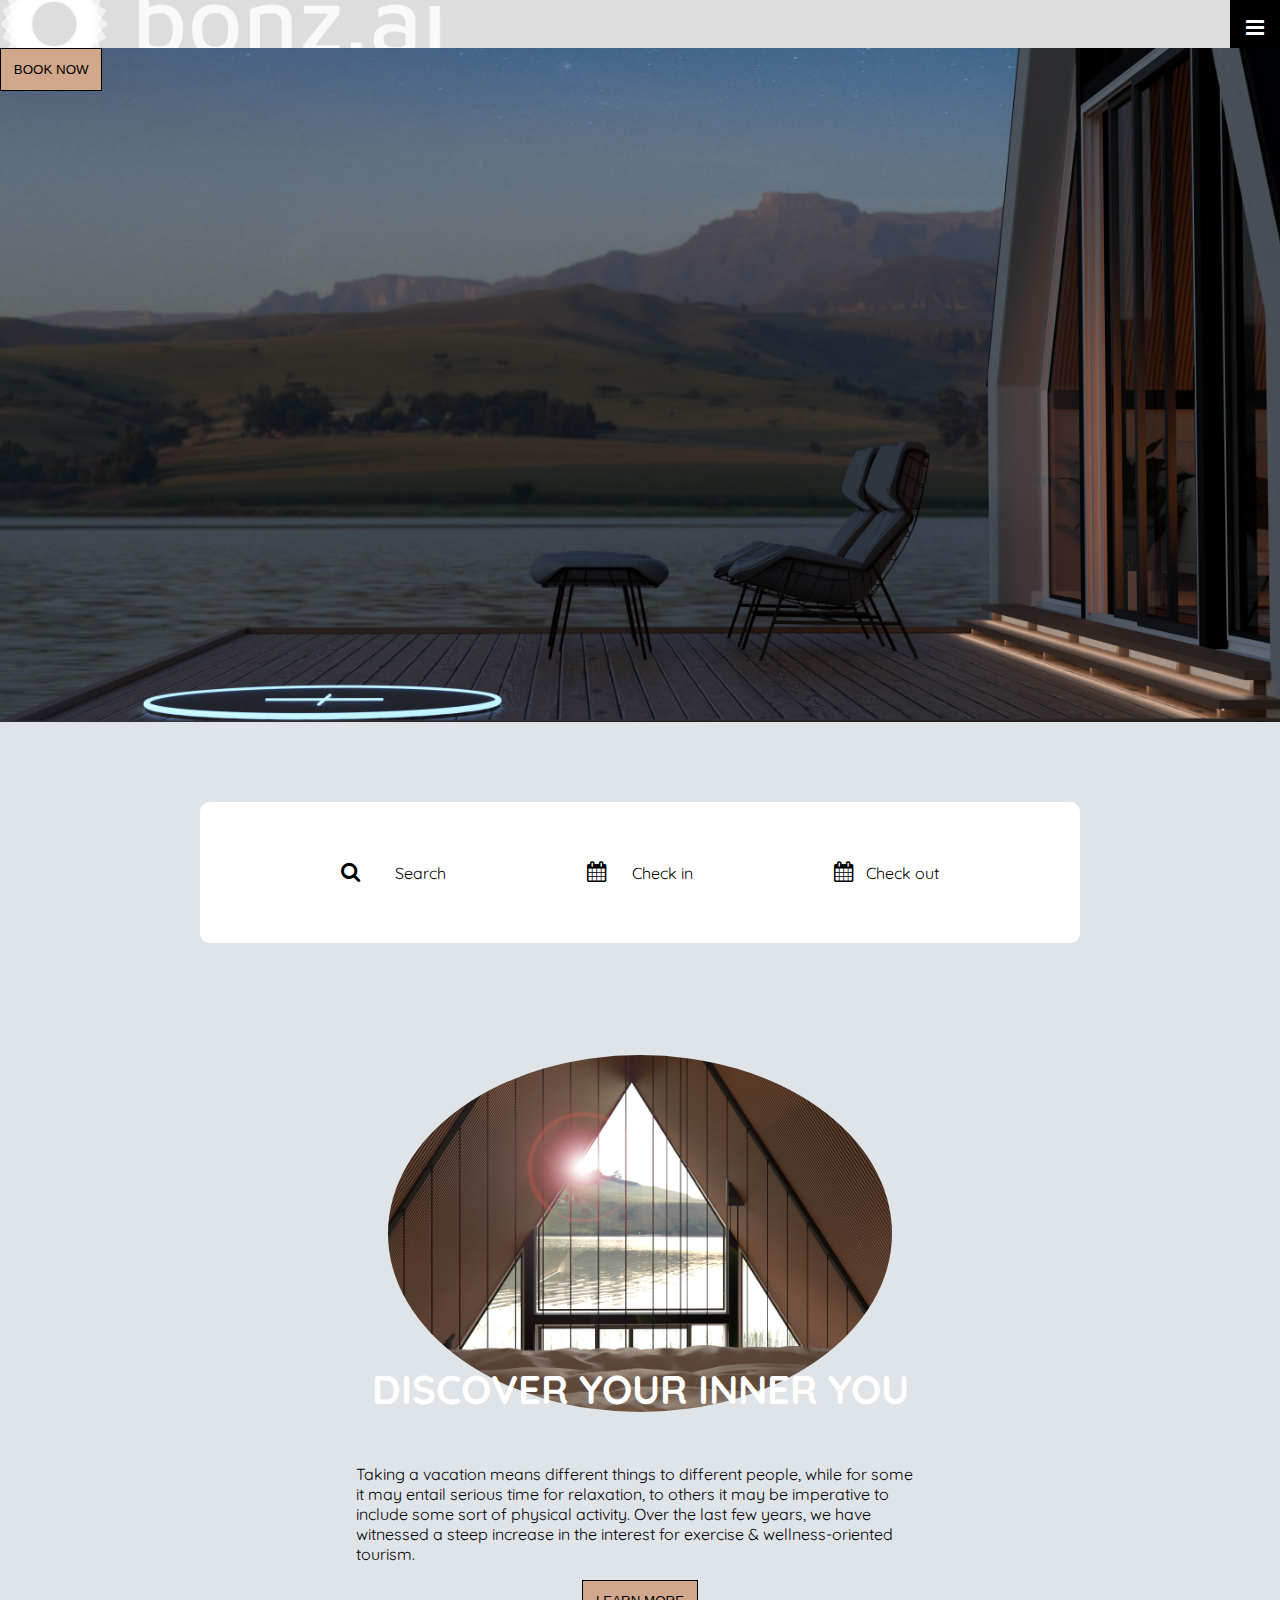
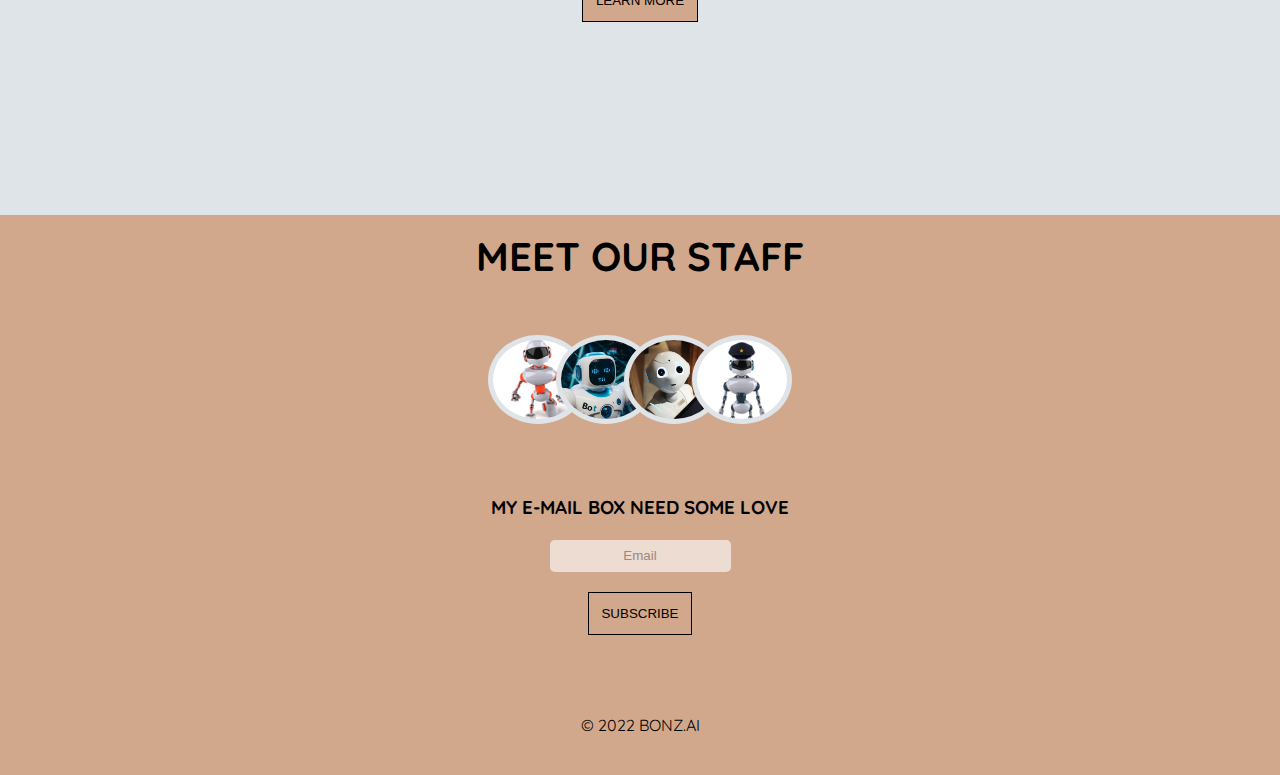
<file: index.html>
<!DOCTYPE html>
<html lang="en">
<head>
    <meta charset="UTF-8">
    <meta http-equiv="X-UA-Compatible" content="IE=edge">
    <meta name="viewport" content="width=device-width, initial-scale=1.0">
    <link rel="stylesheet" href="https://cdnjs.cloudflare.com/ajax/libs/font-awesome/4.7.0/css/font-awesome.min.css">
    <link href="https://fonts.googleapis.com/css2?family=Fira+Sans&family=Quicksand:wght@400;500&display=swap" rel="stylesheet">
    <link rel="stylesheet" href="CSS/style.css">
    <title>Future Hotell</title>
</head>

<body>
    <div class="wrapper">
        <header class="header">
            <nav class="header__menu">
                <a class="header__bar header__bar--active"></a>
                <nav class="header__links">
                <a href="#">Holiday</a>
                <a href="#">Activities</a>
                <a href="#">Virtual Tour</a> 
                </nav>
                <a href="menu-bar.js" class="header__icon" onclick="myFunction()">
                <i class="fa fa-bars"></i>
                </a>
            </nav>
            <button class="button button--desktop">BOOK NOW</button>
        </header>
        
        <main class="main-content">
            <section class="content">
                <nav class="content__bar">
                    <a href="#"><i class="fa fa-search"></i>Search</a> 
                    <a href="#"><i class="fa fa-calendar"></i>Check in</a> 
                    <a href="#"><i class="fa fa-calendar"></i>Check out</a> 
                </nav>
                <article class="content__img">
                    <figure class="content__discover"></figure>
                    <h2>DISCOVER YOUR INNER YOU</h2>
                    <p>Taking a vacation means different things to different people, while for some it may entail serious time for relaxation, 
                        to others it may be imperative to include some sort of physical activity. Over the last few years, 
                        we have witnessed a steep increase in the interest for exercise & wellness-oriented tourism.
                    </p>
                    <button class="button">LEARN MORE</button>
                </article>
            </section>    
        </main>
        <footer class="footer">
            <section class="footer__staff">
                <h2>MEET OUR STAFF</h2>
                <article class="footer__images">
                    <figure class="footer__img footer__img-1"></figure>
                    <figure class="footer__img footer__img-2"></figure>
                    <figure class="footer__img footer__img-3"></figure>
                    <figure class="footer__img footer__img-4"></figure>
                </article>
            </section>
            <section class="footer__subscribe">
                <h3>MY E-MAIL BOX NEED SOME LOVE</h3>
                <input type="email" placeholder="Email">
                <button class="button button--subscribe">SUBSCRIBE</button>
            </section>
            <section class="footer__contact"></section>
            <p>© 2022 BONZ.AI</p>
        </footer>
    </div>
</body>
</html>
</file>
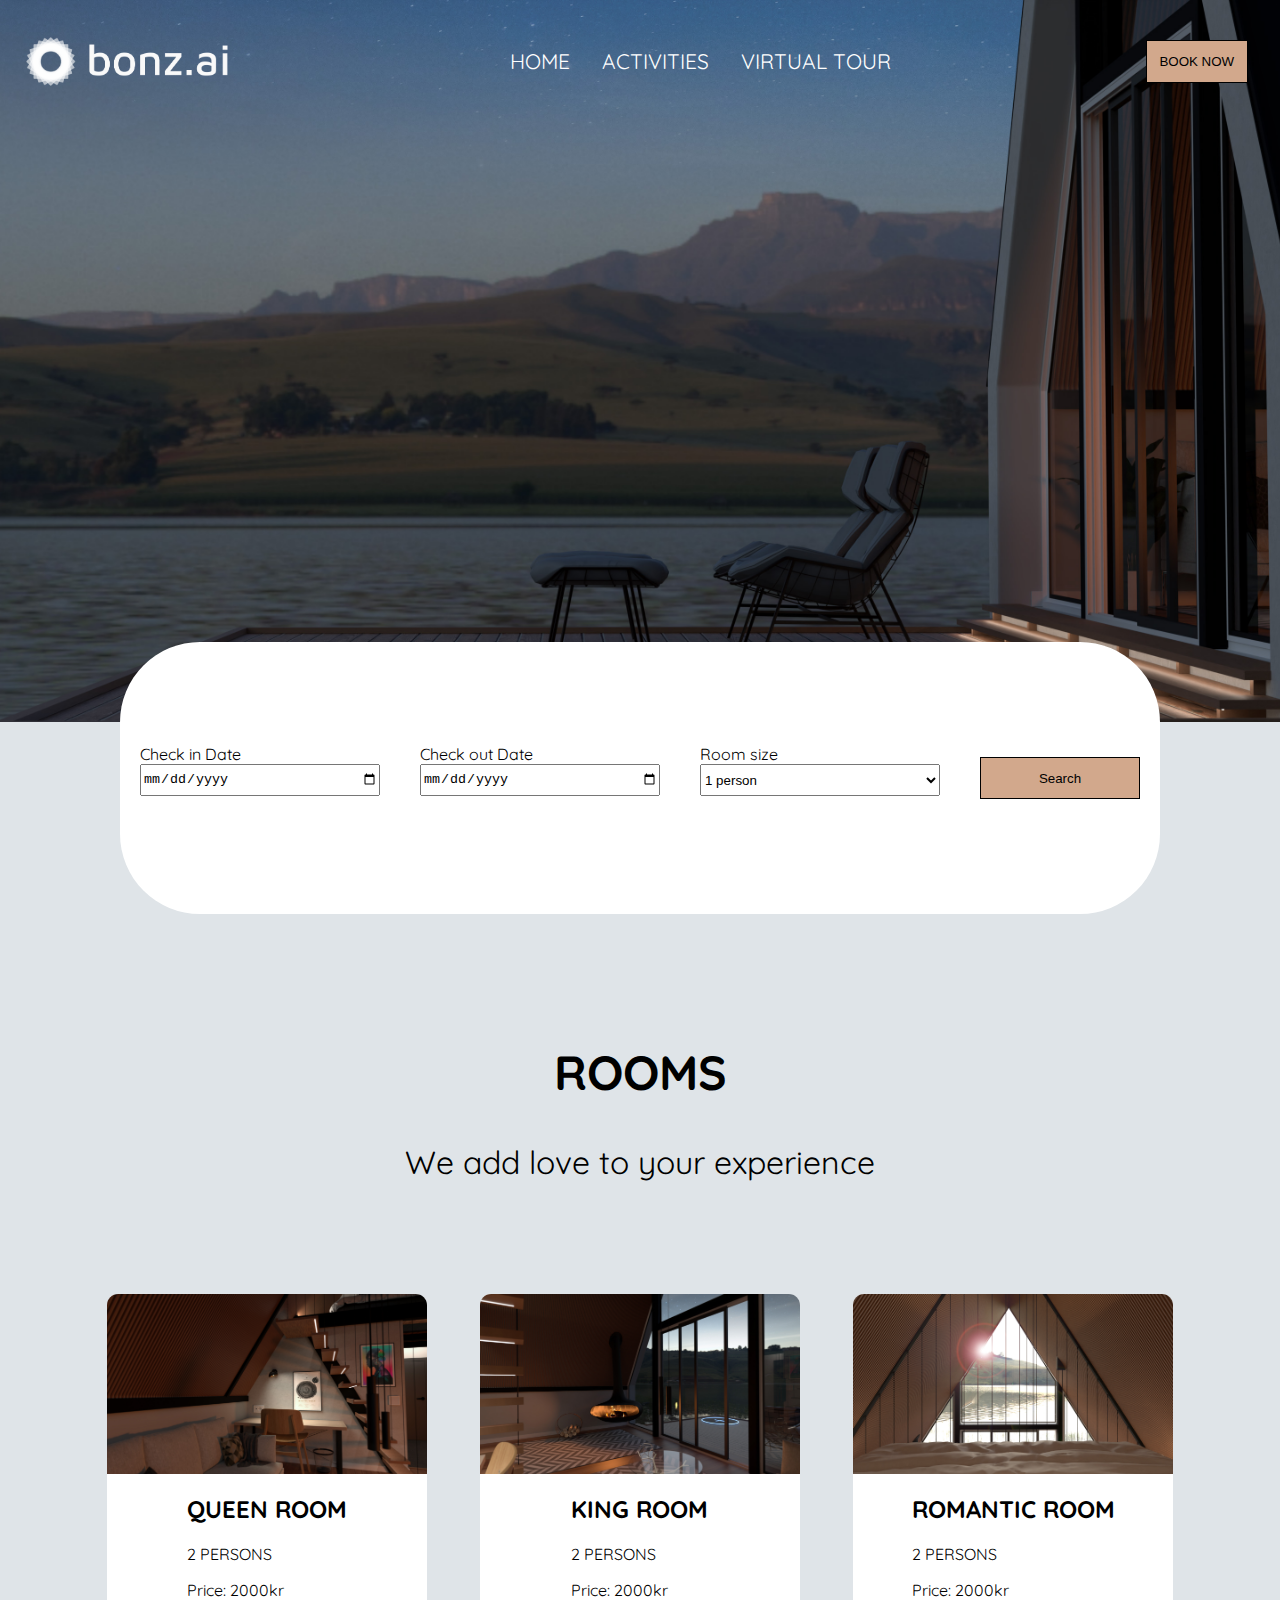
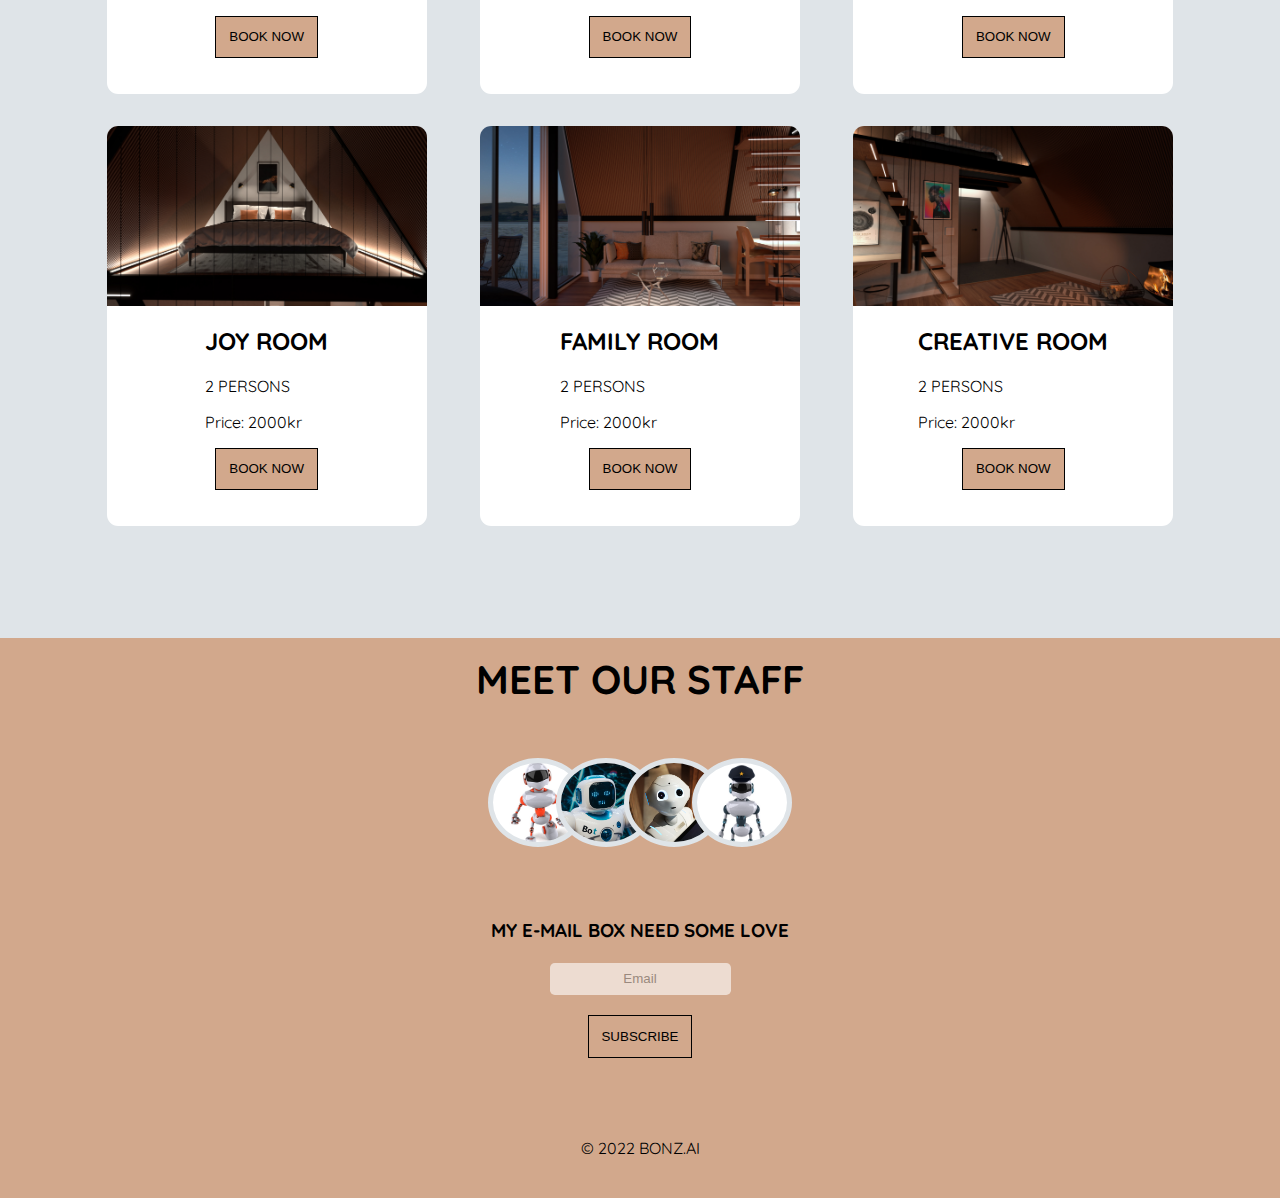
<file: book.html>
<!DOCTYPE html>
<html lang="en">
<head>
    <meta charset="UTF-8">
    <meta http-equiv="X-UA-Compatible" content="IE=edge">
    <meta name="viewport" content="width=device-width, initial-scale=1.0">
    <link rel="stylesheet" href="https://cdnjs.cloudflare.com/ajax/libs/font-awesome/4.7.0/css/font-awesome.min.css">
    <link href="https://fonts.googleapis.com/css2?family=Fira+Sans&family=Quicksand:wght@400;500&display=swap" rel="stylesheet">
    <link rel="stylesheet" href="CSS/style.css">
    <title>Book now</title>
</head>
<body>
    <div class="wrapper">
        <header class="header">
            <aside class="header__mobile-items">
                <nav class="header__menu">
                    <a class="header__bar header__bar--active"></a>
                    <nav id="headerLinks" class="header__links">
                    <a href="/index.html">HOME</a>
                    <a href="#">ACTIVITIES</a>
                    <a href="/virtual.html">VIRTUAL TOUR</a> 
                    </nav>
                    <a href="#" class="header__icon" onclick="myFunction()">
                    <i class="fa fa-bars"></i>
                    </a>
                </nav>
            </aside>
            <aside  class="header__desktop-items">
                <figure class="header__desktop-logo"></figure>
                <nav id="headerLinks" class="header__links header__links--desktop">
                    <a href="/index.html">HOME</a>
                    <a href="#">ACTIVITIES</a>
                    <a href="/virtual.html">VIRTUAL TOUR</a> 
                </nav>
                <button class="button button--header"> <a href="book.html"> BOOK NOW </a> </button>
            </aside>
        </header>

        <main class="main-content">
            <section class="room-list">
                <article class="room-list__booking">
                    <aside class="room-list__input">
                        <p>Check in Date</p>
                        <input type="date">
                    </aside>
                    <aside class="room-list__input">
                        <p>Check out Date</p>
                        <input type="date">
                    </aside>
                    <aside class="room-list__input">
                        <p>Room size</p>
                        <select>
                            <option selected>1 person</option>
                            <option>2 persons</option>
                            <option>3 persons</option>
                            <option>4 persons</option>
                        </select>
                    </aside>
                    <button class="button button--booking">Search</button>
                </article>
                
                <article class="room-list__title">
                    <h2>ROOMS</h2>
                    <p>We add love to your experience</p>
                </article>
                <article class="room-list__rooms">
                    <article class="room-list__room">
                        <img class="room-list__img" src="/images/01-night.jpg" alt="a picture of a beautiful room in night">
                        <section class="room-list__info">
                            <h2>QUEEN ROOM</h2>
                            <p>2 PERSONS</p>
                            <p>Price: 2000kr</p>
                        </section>
                        <button class="button">BOOK NOW</button>
                    </article>
                    <article class="room-list__room">
                        <img class="room-list__img" src="/images/02-night.jpg" alt="a picture of a beautiful room in night">
                        <section class="room-list__info">
                            <h2>KING ROOM</h2>
                            <p>2 PERSONS</p>
                            <p>Price: 2000kr</p>
                        </section>
                        <button class="button">BOOK NOW</button>
                    </article>
                    <article class="room-list__room">
                        <img class="room-list__img" src="/images/03-day.jpg" alt="a picture of a beautiful room in night">
                        <section class="room-list__info">
                            <h2>ROMANTIC ROOM</h2>
                            <p>2 PERSONS</p>
                            <p>Price: 2000kr</p>
                        </section>
                        <button class="button">BOOK NOW</button>
                    </article>
                    <article class="room-list__room">
                        <img class="room-list__img" src="/images/04-night.jpg" alt="a picture of a beautiful room in night">
                        <section class="room-list__info">
                            <h2>JOY ROOM</h2>
                            <p>2 PERSONS</p>
                            <p>Price: 2000kr</p>
                        </section>
                        <button class="button">BOOK NOW</button>
                    </article>
                    <article class="room-list__room">
                        <img class="room-list__img" src="/images/05-night.jpg" alt="a picture of a beautiful room in night">
                        <section class="room-list__info">
                            <h2>FAMILY ROOM</h2>
                            <p>2 PERSONS</p>
                            <p>Price: 2000kr</p>
                        </section>
                        <button class="button">BOOK NOW</button>
                    </article>
                    <article class="room-list__room">
                        <img class="room-list__img" src="/images/06-night.jpg" alt="a picture of a beautiful room in night">
                        <section class="room-list__info">
                            <h2>CREATIVE ROOM</h2>
                            <p>2 PERSONS</p>
                            <p>Price: 2000kr</p>
                        </section>
                        <button class="button">BOOK NOW</button>
                    </article>
                </article>
            </section>    
        </main>

        <footer class="footer">
            <section class="footer__staff">
                <h2>MEET OUR STAFF</h2>
                <article class="footer__images">
                    <figure class="footer__img footer__img-1"></figure>
                    <figure class="footer__img footer__img-2"></figure>
                    <figure class="footer__img footer__img-3"></figure>
                    <figure class="footer__img footer__img-4"></figure>
                </article>
            </section>
            <section class="footer__subscribe">
                <h3>MY E-MAIL BOX NEED SOME LOVE</h3>
                <input type="email" placeholder="Email">
                <button class="button button--subscribe">SUBSCRIBE</button>
            </section>
            <section class="footer__contact"></section>
            <p>© 2022 BONZ.AI</p>
        </footer>
        
    </div> 
    <script src="menu-bar.js"></script>   
</body>
</html>
</file>
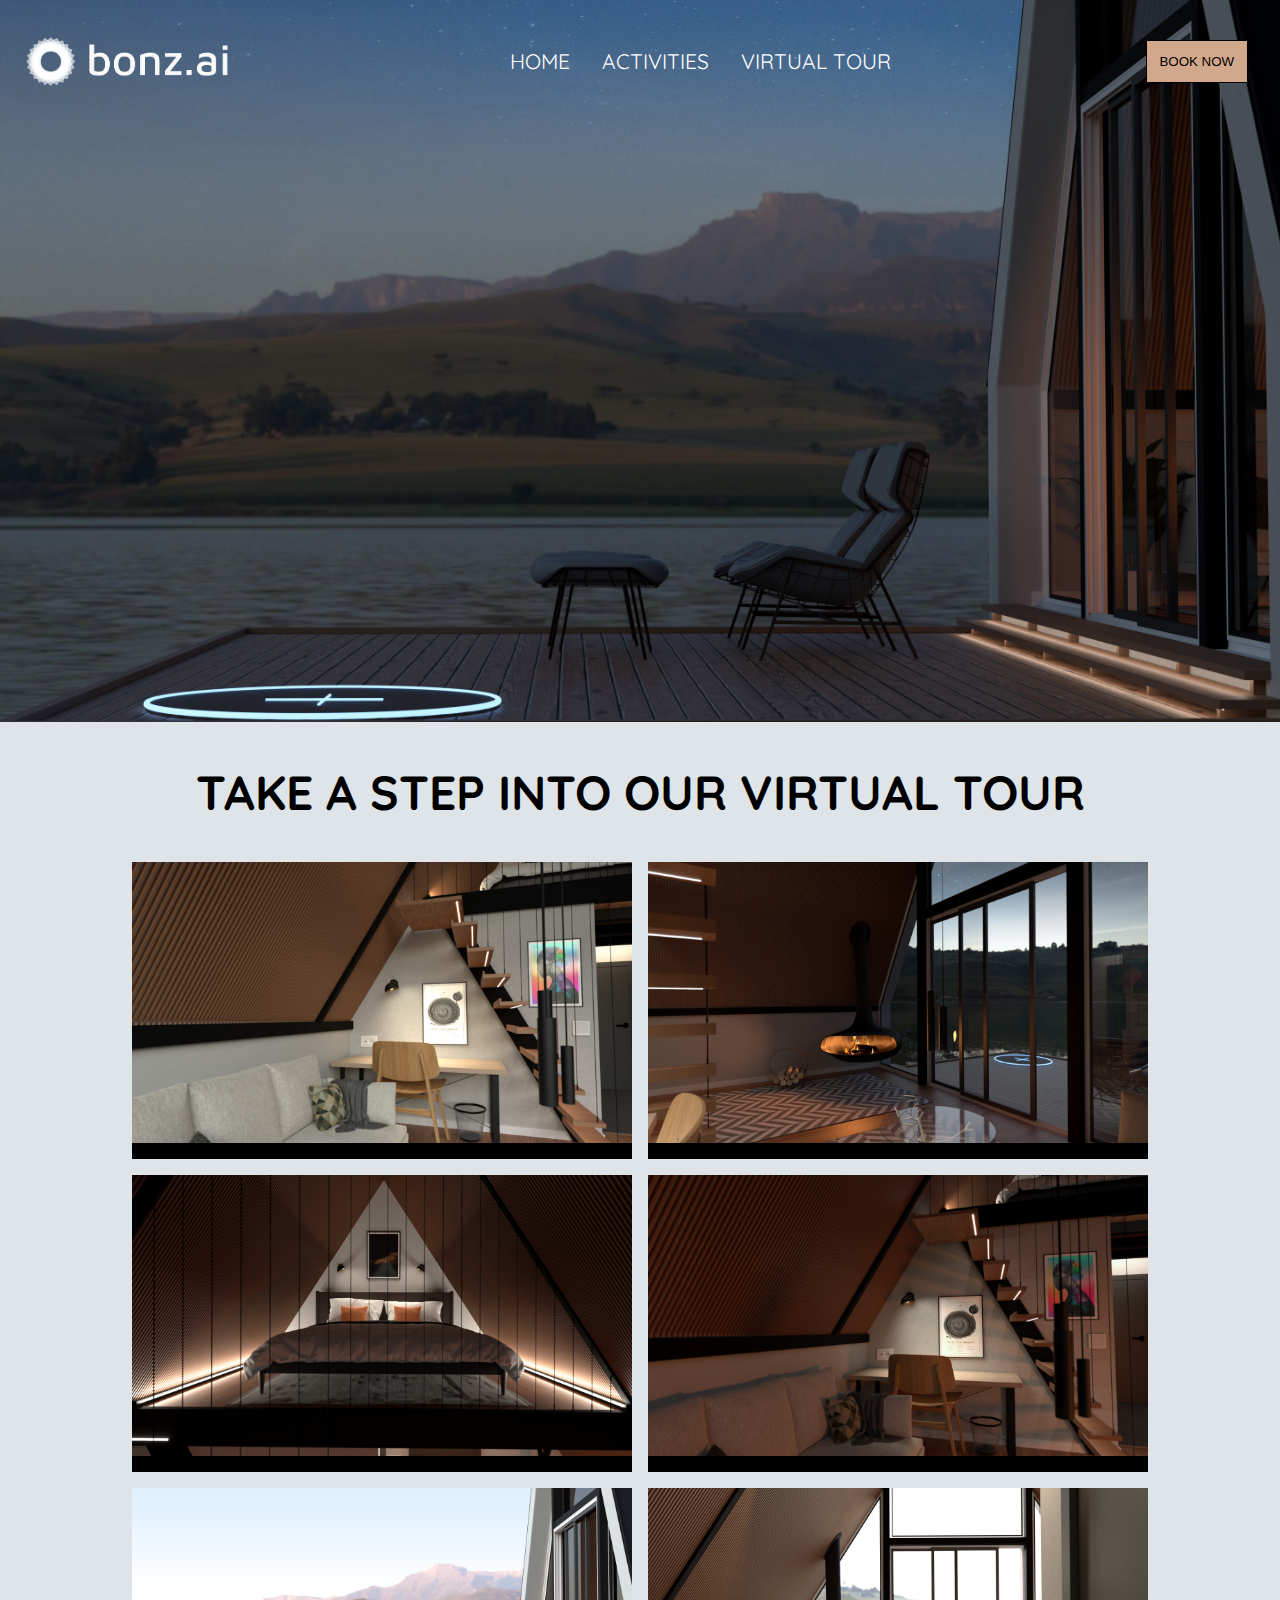
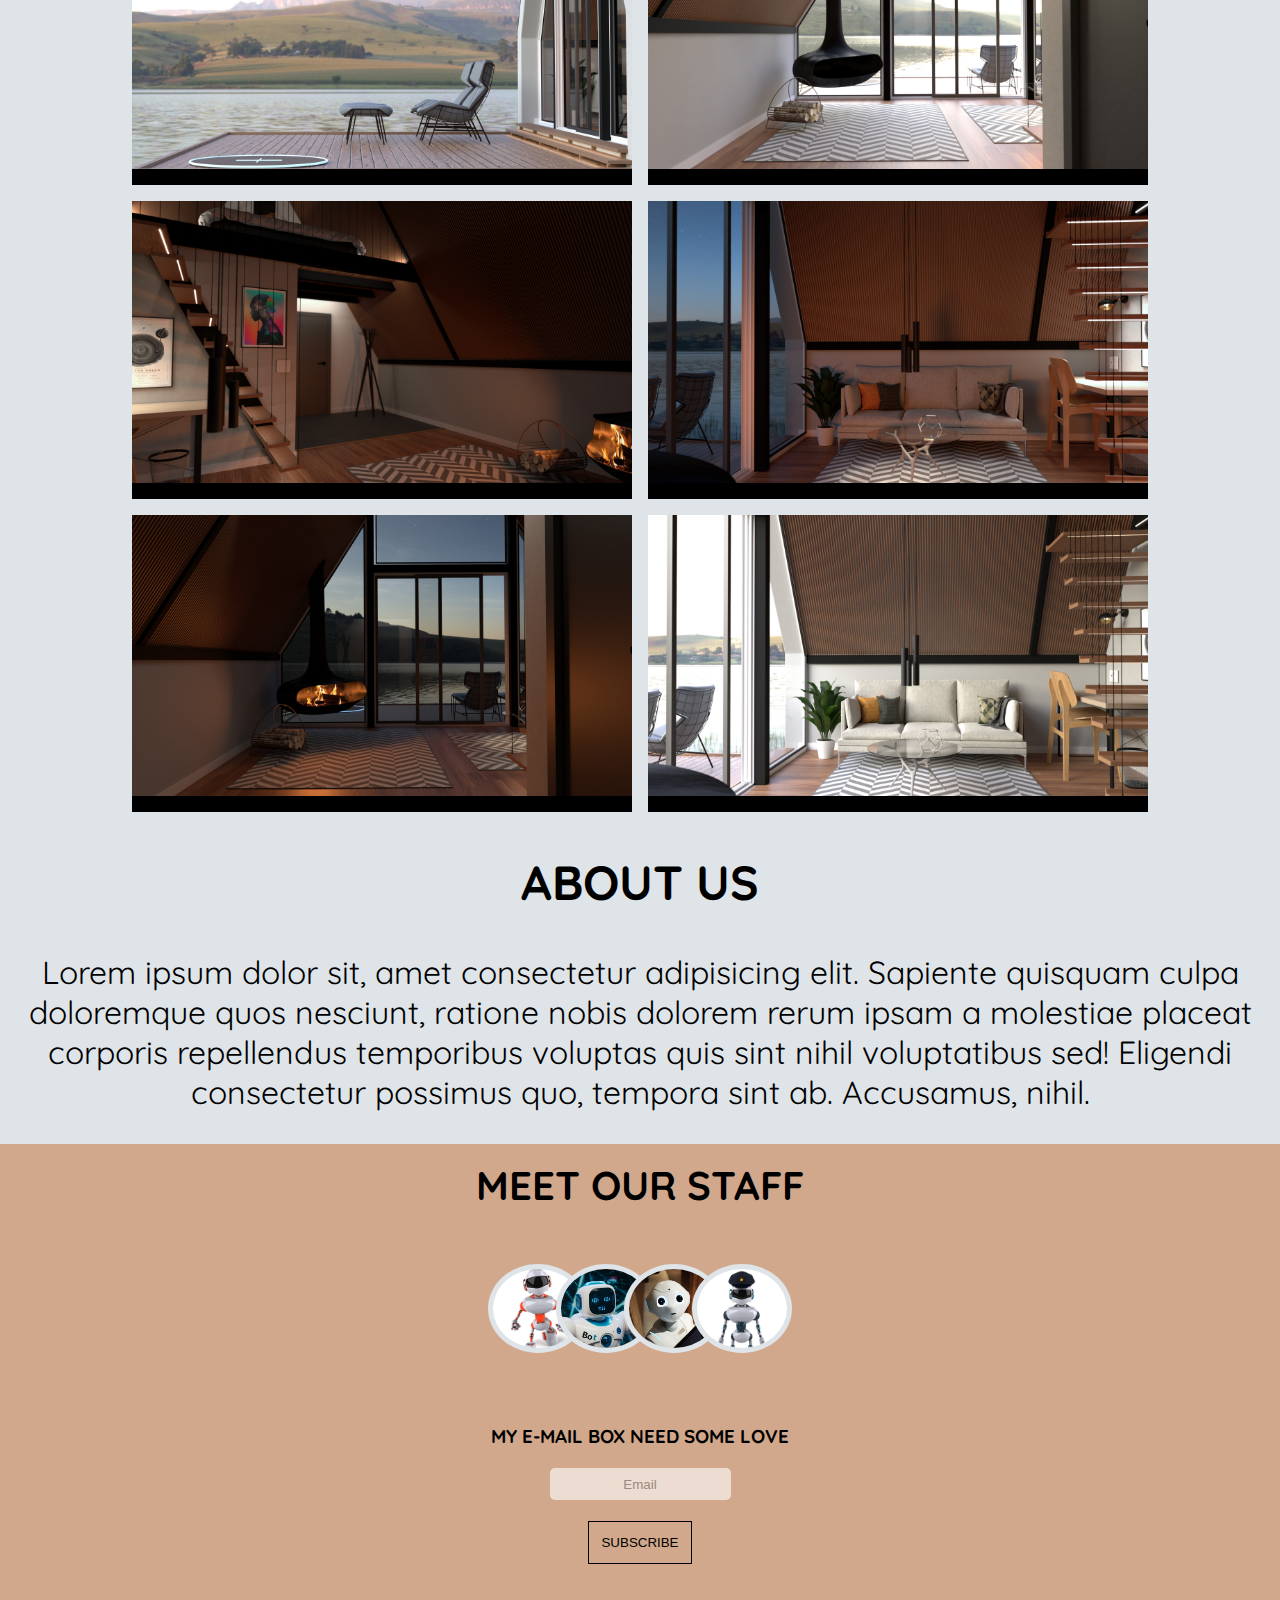
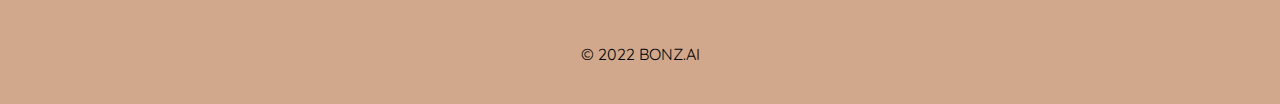
<file: virtual.html>
<!DOCTYPE html>
<html lang="en">
<head>
    <meta charset="UTF-8">
    <meta http-equiv="X-UA-Compatible" content="IE=edge">
    <meta name="viewport" content="width=device-width, initial-scale=1.0">
    <link rel="stylesheet" href="https://cdnjs.cloudflare.com/ajax/libs/font-awesome/4.7.0/css/font-awesome.min.css">
    <link href="https://fonts.googleapis.com/css2?family=Fira+Sans&family=Quicksand:wght@400;500&display=swap" rel="stylesheet">
    <link rel="stylesheet" href="CSS/style.css">
    <title>Virtual tour</title>
</head>
<body>
    <div class="wrapper">
        <header class="header">
            <aside class="header__mobile-items">
                <nav class="header__menu">
                    <a class="header__bar header__bar--active"></a>
                    <nav id="headerLinks" class="header__links">
                    <a href="/index.html">HOME</a>
                    <a href="#">ACTIVITIES</a>
                    <a href="/virtual.html">VIRTUAL TOUR</a> 
                    </nav>
                    <a href="#" class="header__icon" onclick="myFunction()">
                    <i class="fa fa-bars"></i>
                    </a>
                </nav>
            </aside>
            <aside  class="header__desktop-items">
                <figure class="header__desktop-logo"></figure>
                <nav id="headerLinks" class="header__links header__links--desktop">
                    <a href="/index.html">HOME</a>
                    <a href="#">ACTIVITIES</a>
                    <a href="/virtual.html">VIRTUAL TOUR</a> 
                </nav>
                <button class="button button--header"> <a href="book.html"> BOOK NOW </a> </button>
            </aside>
        </header>

        <main class="main-content">

                <section class="main-content__title">
                    <h2>TAKE A STEP INTO OUR VIRTUAL TOUR</h2>
                </section>
                <section class="main-content__images">
                    <img src="/images/01-day.jpg" alt="a picture of a beautiful room in night" class="images__img">
                    <img src="/images/02-night.jpg" alt="a picture of a beautiful room in night" class="images__img">
                    <img src="/images/04-night.jpg" alt="a picture of a beautiful room in night" class="images__img">
                    <img src="/images/01-night.jpg" alt="a picture of a beautiful room in night" class="images__img">
                    <img src="/images/09-day.jpg" alt="a picture of a beautiful room in night" class="images__img">
                    <img src="/images/08-day.jpg" alt="a picture of a beautiful room in night" class="images__img">
                    <img src="/images/06-night.jpg" alt="a picture of a beautiful room in night" class="images__img">
                    <img src="/images/05-night.jpg" alt="a picture of a beautiful room in night" class="images__img">
                    <img src="/images/08-night.jpg" alt="a picture of a beautiful room in night" class="images__img">
                    <img src="/images/05-day.jpg" alt="a picture of a beautiful room in night" class="images__img">
                </section>

            <section class="main-content__about">
                <h2>ABOUT US</h2>
                <p>
                    Lorem ipsum dolor sit, amet consectetur adipisicing elit. Sapiente quisquam culpa doloremque quos nesciunt, 
                    ratione nobis dolorem rerum ipsam a molestiae placeat corporis repellendus temporibus voluptas quis sint nihil voluptatibus sed! 
                    Eligendi consectetur possimus quo, tempora sint ab. Accusamus, nihil.
                </p>
            </section>
        </main>
        <footer class="footer">
            <section class="footer__staff">
                <h2>MEET OUR STAFF</h2>
                <article class="footer__images">
                    <figure class="footer__img footer__img-1"></figure>
                    <figure class="footer__img footer__img-2"></figure>
                    <figure class="footer__img footer__img-3"></figure>
                    <figure class="footer__img footer__img-4"></figure>
                </article>
            </section>
            <section class="footer__subscribe">
                <h3>MY E-MAIL BOX NEED SOME LOVE</h3>
                <input type="email" placeholder="Email">
                <button class="button button--subscribe">SUBSCRIBE</button>
            </section>
            <section class="footer__contact"></section>
            <p>© 2022 BONZ.AI</p>
        </footer>

    </div>
    <script src="menu-bar.js"></script>
</body>
</html>
</file>
<file: CSS/style.css>
*{
    box-sizing: border-box;
}

body{
    margin: 0 auto;
    width: 100vw;
    height: 100vh;

}

.wrapper{
    font-family: 'Quicksand';
    display: grid;
    grid-template-columns: 100%;
    grid-auto-rows: auto;
    grid-template-areas: 
    "header"
    "main"
    "footer";
}

 /*--------------- header-all ---------------*/
 
.header{
    grid-area: header;
    min-height: 25.125rem;
    background-image: url("../images/09-night.jpg");
    background-size: cover;
    background-repeat: no-repeat;
    background-position: 50% bottom;
    background-color: black;
}

.header__desktop-items{
    width: 100%;
    height: 17%;
    display: none;
    align-items: center;
    justify-content: space-between;
}

.header__desktop-logo{
    background-image: url(../images/bonz.ai-logo-white-landscape.png);
    background-repeat: no-repeat;
    background-position: center center;
    background-size: 80%;
    width: 20%;
    height: 60%;
    margin: 0;
}

.header__menu{
    overflow: hidden;
    background-color: #D2A88C;
    position: relative;
}

.header__links{
    display: none;
}

.header__menu a, .header__links--desktop a{
    color: #fff;
    padding: 14px 16px;
    text-decoration: none;
    font-size: 21px;
    display: block; 
}

.header__icon{
    background: black;
    display: block;
    position: absolute;
    right: 0;
    top: 0;
}

.header__menu a:hover {
    background-color: #ddd;
    color: black;
}

.header__bar{
    height: 3rem;
    background-image: url("../images/bonz.ai-logo-white-landscape.png");
    background-size: 35%;
    background-repeat: no-repeat;
    background-position: left 50%;
}

.header__bar--active{
    background-color: #000;
    color: white;
}

.button a{
    text-decoration: none;
    color: #000;
}



 /*--------------- main-content ---------------*/
 
.main-content{
    grid-area: main;
    background-color: #DFE4E8;
    
}

.content{
    height: 100%;
    display: flex;
    flex-direction: column;
    align-items: center;
}

.content__bar{
    display: flex;
    flex-direction: column;
    align-items: center;
    justify-content: space-evenly;
    background-color: #fff;
    max-width: 55rem;
    min-width: 10rem;
    height: 22rem;
    margin: 4rem 0;
    border-radius: 0.6rem;
}

.content__bar a{
    text-decoration: none;
    display: flex;
    flex-direction: column;
    align-items: center;
    justify-content: space-between;
    color: black;
    height: 15%;
}
.content__bar a i{
    font-size: 1.3em;
}

.content__img{
    height: 55rem;
    max-width: 600px;
    display: flex;
    flex-direction: column;
    align-items: center;
}

.content__discover{
    height: 47%;
    width: 84%;
    background-image: url("../images/03-day.jpg");
    background-size: cover;
    background-repeat: no-repeat;
    background-position: center center;
    border-radius: 50%;
    margin: 0;
}
.content h2{
    margin-top: -3rem;
    color: #fff;
    text-align: center;
    font-size: 2.5em;
}

.content p{
    margin: 0;
    padding: 1rem;
}

.button{
    max-width: 10rem;
    max-height: 5rem;
    padding: 0.8rem;
    background-color: transparent;
    border: 0.1px solid ;
}

/*----------- main-content booking page -----------*/

.room-list__booking{
    display: flex;
    flex-direction: column;
    justify-content: space-around;
    align-items: center;
    flex-wrap: wrap;
    background-color: #fff;
    color: #000;
    border-radius: 5rem;
    height: 17rem;
    margin: -5rem 3rem 0 3rem;
    max-width: 65rem;
    margin: -5rem auto 0 auto;
}

.button--booking{
    background-color: #fff;
    color: #000;
    width: 10rem;
}

.room-list__input input{
    width: 15rem;
    height: 2rem;
    margin-bottom: 1rem;
}

.room-list__input select{
    width: 15rem;
    height: 2rem;
    margin-bottom: 1rem;
} 

.room-list__input p{
    margin: 0;
}

.room-list__title{
    text-align: center;
    margin-top: 8rem;
    font-size: 2em;
}

.room-list__rooms{
    display: flex;
    flex-wrap: wrap;
    justify-content: space-around;
    padding: 5rem;
}

.room-list__room{
    display: flex;
    flex-direction: column;
    align-items: center;
    background-color: #fff;
    border-radius: 0.7rem;
    overflow: hidden;
    max-width: 21rem;
    margin-bottom: 2rem;
    height: 25rem;
}

.room-list__img{
    max-height: 14rem;
    max-width: 20rem;
}

/*----------- main-content virtual page -----------*/

.images__img{
    width: 100%;
    height: 100%;
    object-fit: cover;
    border-bottom: 1rem solid #000;
}

.main-content__title{
    text-align: center;
    font-size: 2em;
}

.main-content__about{
    text-align: center;
    font-size: 2em;
}

/* --------------footer-all-------------- */

.footer{
    grid-area: footer;
    height: 35rem;
    background-color: #D2A88C;
    display: flex;
    flex-direction: column;
}

.footer__staff{
    width: 100%;
    height: 50%;
    display: flex;
    flex-direction: column;
    justify-content: center;
    align-items: center;
    padding: 1rem;
}

.footer h2{
    text-align: center;
    font-size: 2.5em ;
    margin: 0;
}

.footer__images{
    height: 200px;
    max-width: 500px;
    margin: 0;
    display: flex;
    justify-content: center;
    align-items: center;
}
.footer__img{
    width: 100px;
    height: 45%;
    margin: 0;
    border-radius: 50%;
    border: 5px solid #DFE4E8;
    background-repeat: no-repeat;
}

.footer__img-1{
    background-image: url("../images/Namnlös\ design\ \(10\).png");
    background-size: cover;
    background-position: 1% 12%;
}

.footer__img-2{
    background-image: url("../images/Namnlös\ design\ \(7\).png");
    margin-left: -2rem;
    background-size: cover;
    background-position: 157% 12%;
}

.footer__img-3{
    background-image: url(../images/Namnlös\ design\ \(8\).png);
    margin-left: -2rem;
    background-size: cover;
    background-position: 157% 12%;
}

.footer__img-4{
    background-image: url(../images/Namnlös\ design\ \(9\).png);
    margin-left: -2rem;
    background-size: cover;
    background-position: 157% 1%;
}

.footer__subscribe{
    display: flex;
    flex-direction: column;
    align-items: center;
    justify-content: space-between;
    height: 25%;
}

.footer__subscribe h3{
    margin: 0;
}

.footer__subscribe input{
    height: 2rem;
    border: none;
    opacity: 60%;
    border-radius: 0.3rem;
    text-align: center;
}

.footer p{
    text-align: center;
    margin-top: 5rem;
}

/* ------------media alla pages------------ */

@media screen and (min-width:600px) {
    .wrapper{
        grid-template-columns: repeat(3, 1fr);
        grid-template-areas: 
        "header header header"
        "main main main"
        "footer footer footer";
    }
    
    .header{
        min-height: 45.125rem;
    }

    .header__mobile-items{
        display: none;
    }

    .header__desktop-items{
        display: flex;
    }

    .header__links--desktop{
        display: flex;
    }

    .button--header{
        margin-right: 2rem;
    }

    .button{
        display: block;
        background-color: #D2A88C;
    }

    .content__bar{
        flex-direction: row;
        width: 75%;
        height: 15%;
        margin-bottom: 7rem;
        margin-top: 5rem;
    }

    .content__bar a{
        flex-direction: row;
        width: 12%;
    }

    .room-list__booking{
        flex-direction: row;
    }

    .main-content__images{
        display: flex;
        justify-content: center;
        align-items: flex-start;
        flex-wrap: wrap;
        gap: 1rem;
    }

    .images__img{
        max-width: 500px;
        max-height: 500px;
    }
    
}
</file>
